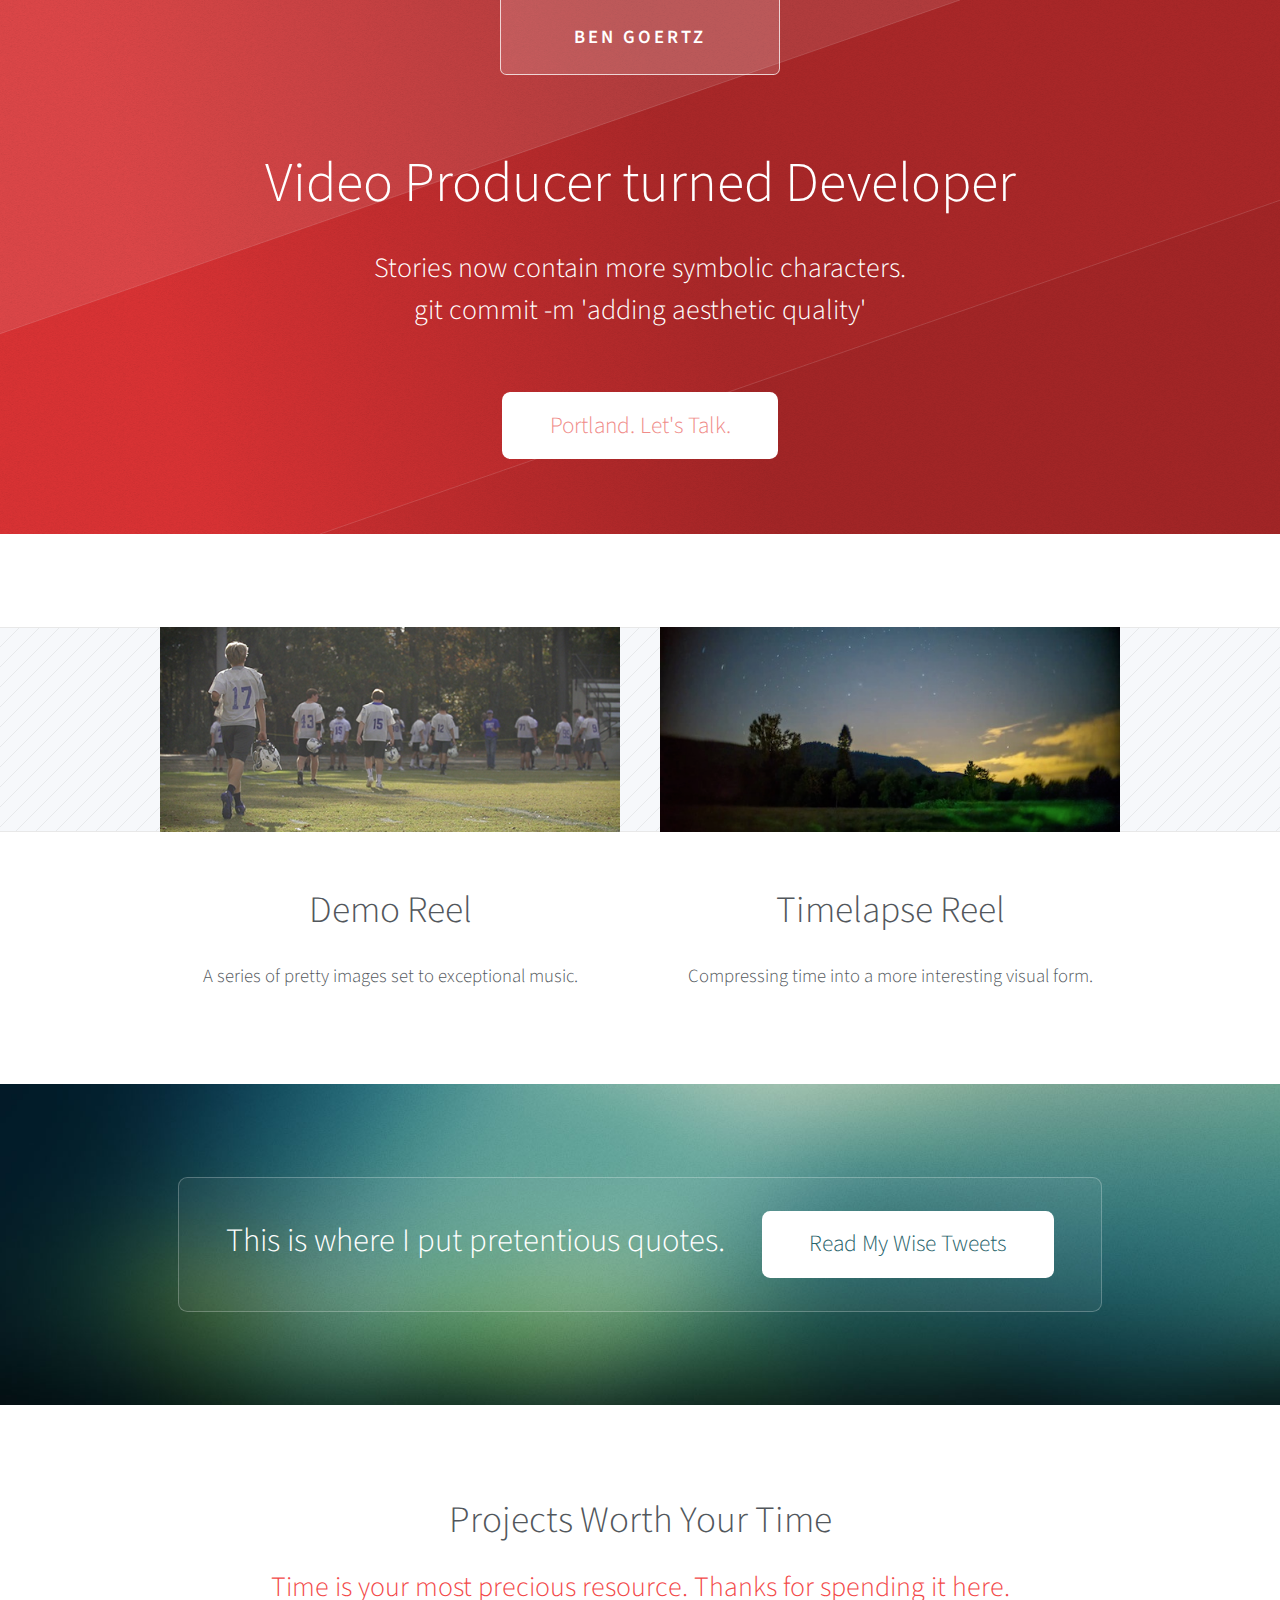
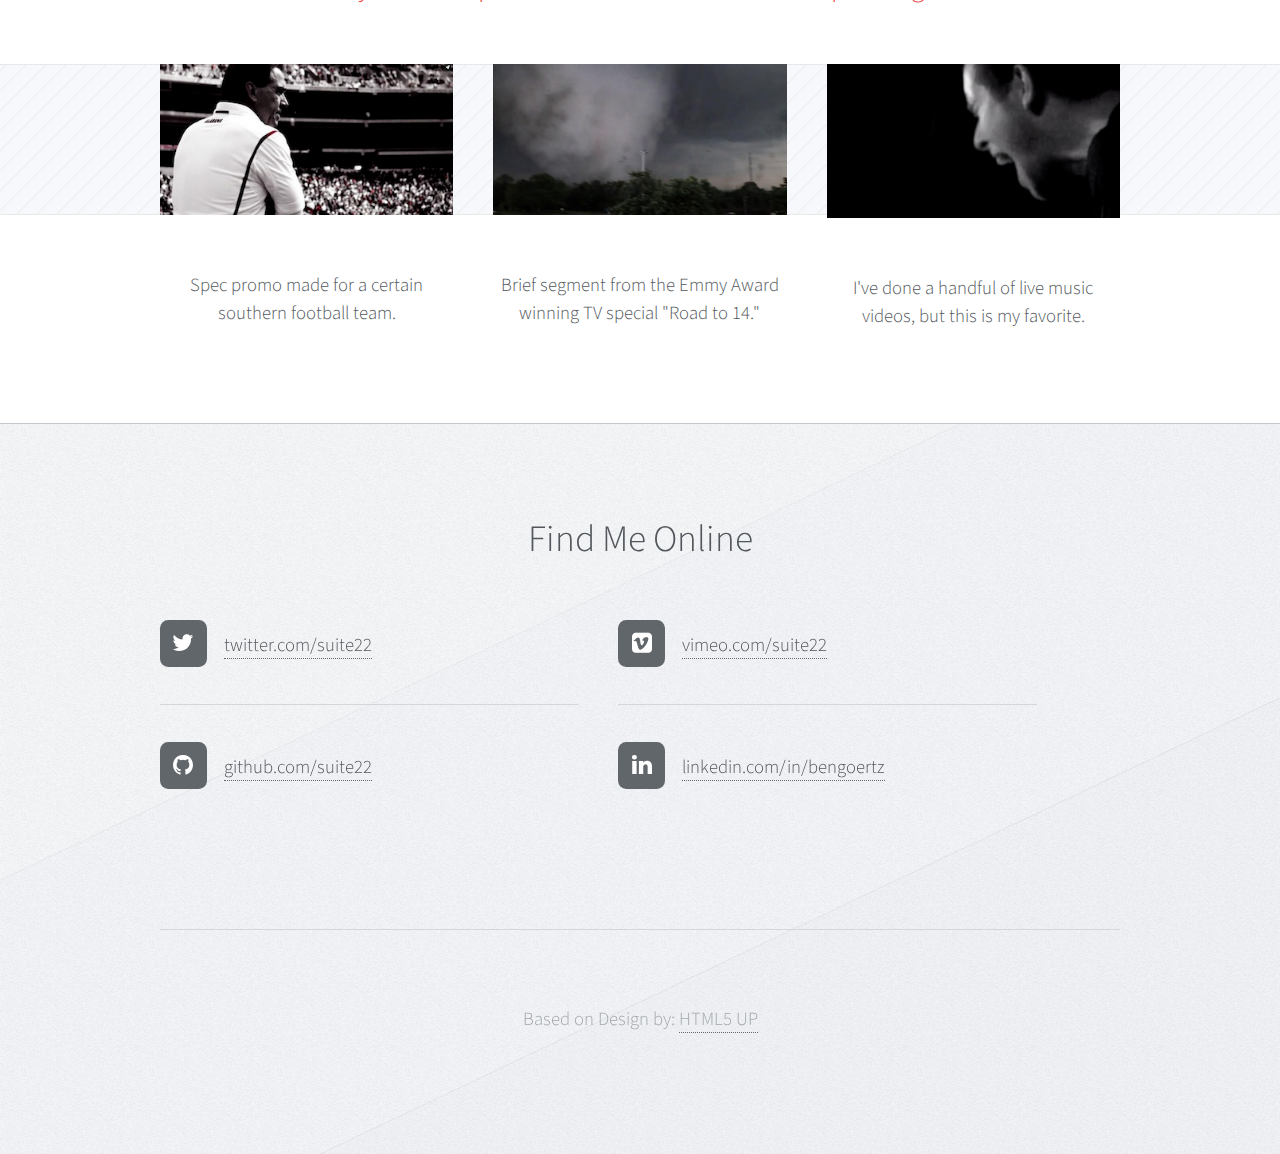
<file: index.html>
<!DOCTYPE HTML>
<!--
	Telephasic 1.1 by HTML5 UP
	html5up.net | @n33co
	Free for personal and commercial use under the CCA 3.0 license (html5up.net/license)
-->
<html>
	<head>
		<title>Ben Goertz</title>
		<meta http-equiv="content-type" content="text/html; charset=utf-8" />
		<meta name="description" content="" />
		<meta name="keywords" content="" />
		<link href="http://fonts.googleapis.com/css?family=Source+Sans+Pro:300,600" rel="stylesheet" type="text/css" />
		<!--[if lte IE 8]><script src="js/html5shiv.js"></script><![endif]-->
		<script src="js/jquery.min.js"></script>
		<script src="js/jquery.dropotron.min.js"></script>
		<script src="js/skel.min.js"></script>
		<script src="js/skel-panels.min.js"></script>
		<script src="js/init.js"></script>
		<noscript>
			<link rel="stylesheet" href="css/skel-noscript.css" />
			<link rel="stylesheet" href="css/style.css" />
			<link rel="stylesheet" href="css/style-n1.css" />
		</noscript>
	</head>
	<body class="homepage">

		<!-- Header Wrapper -->
			<div id="header-wrapper">
						
				<!-- Header -->
					<div id="header" class="container">
						
						<!-- Logo -->
							<h1 id="logo"><a href="index.html">Ben Goertz</a></h1>
						
						<!-- Nav -->
						<!--
							<nav id="nav">
								<ul>
									<li>
										<a href="">Dropdown</a>
										<ul>
											<li><a href="#">Lorem ipsum dolor</a></li>
											<li><a href="#">Magna phasellus</a></li>
											<li><a href="#">Etiam dolore nisl</a></li>
											<li>
												<span>Phasellus consequat</span>
												<ul>
													<li><a href="#">Lorem ipsum dolor</a></li>
													<li><a href="#">Phasellus consequat</a></li>
													<li><a href="#">Magna phasellus</a></li>
													<li><a href="#">Etiam dolore nisl</a></li>
												</ul>
											</li>
											<li><a href="#">Veroeros feugiat</a></li>
										</ul>
									</li>
									<li><a href="left-sidebar.html">Left Sidebar</a></li>
									<li class="break"><a href="right-sidebar.html">Right Sidebar</a></li>
									<li><a href="no-sidebar.html">No Sidebar</a></li>
								</ul>
							</nav>
						-->

					</div>

				<!-- Hero -->
					<section id="hero" class="container">
						<header>
							<h2>Video Producer turned Developer</h2>
						</header>
						<p>
							Stories now contain more symbolic characters.<br>
							git commit -m 'adding aesthetic quality'
						</p>
						<ul class="actions">
							<li><a href="#footer" class="button">Portland. Let's Talk.</a></li>
						</ul>
					</section>

			</div>

		<!-- Features 1 -->
			<div class="wrapper">

				<div class="container">
					<div class="row">
						<section class="6u feature">
							<div class="image-wrapper first">
								<a href="https://vimeo.com/92269602" class="image full first"><img src="images/1DemoReel2014_B.jpg" alt="" /></a>
							</div>
							<header>
								<h2>Demo Reel</h2>
							</header>
							<p>A series of pretty images set to exceptional music.</p>
							<!--<ul class="actions">
								<li><a href="#" class="button">Elevate my awareness</a></li>
							</ul>-->
						</section>
						<section class="6u feature">
							<div class="image-wrapper">
								<a href="https://vimeo.com/89745119" class="image full"><img src="images/2timelapse_B.jpg" alt="" /></a>
							</div>
							<header>
								<h2>Timelapse Reel</h2>
							</header>
							<p>Compressing time into a more interesting visual form.</p>
							<!--<ul class="actions">
								<li><a href="#" class="button">Elevate my awareness</a></li>
							</ul>-->
						</section>
					</div>
				</div>

			</div>
			
		<!-- Promo -->
			<div id="promo-wrapper">
			
				<section id="promo">
					<h2>This is where I put pretentious quotes.</h2>
					<a href="https://twitter.com/suite22" class="button">Read My Wise Tweets</a>
				</section>
			
			</div>
			
		<!-- Features 2 -->
			<div class="wrapper">
			
				<section class="container">
					<header class="major">
						<h2>Projects Worth Your Time</h2>
						<span>Time is your most precious resource. Thanks for spending it here.</span>
					</header>
					<div class="row features">
						<section class="4u feature">
							<div class="image-wrapper first">
								<a href="https://vimeo.com/15411062" class="image full"><img src="images/3BackOnTop_A.jpg" alt="" /></a>
							</div>
							<p>Spec promo made for a certain southern football team.</p>
						</section>
						<section class="4u feature">
							<div class="image-wrapper">
								<a href="https://vimeo.com/34638032" class="image full"><img src="images/5tornado_A.jpg" alt="" /></a>
							</div>
							<p>Brief segment from the Emmy Award winning TV special "Road to 14."</p>
						</section>
						<section class="4u feature">
							<div class="image-wrapper">
								<a href="https://vimeo.com/14411082" class="image full"><img src="images/4Seymour_A.jpg" alt="" /></a>
							</div>
							<p>I've done a handful of live music videos, but this is my favorite.</p>
						</section>
					</div>
					<!--<ul class="actions major">
						<li><a href="#" class="button">Elevate my awareness</a></li>
					</ul>-->
				</section>
			
			</div>

		<!-- Footer Wrapper -->
			<div id="footer-wrapper">

				<!-- Footer -->
					<div id="footer" class="container">
						<header class="major">
							<h2>Find Me Online</h2>
							<!--<span>Lorem ipsum dolor sit amet consectetur et sed adipiscing elit. Curabitur vel sem sit<br />
							dolor neque semper magna lorem ipsum feugiat veroeros lorem ipsum dolore.</span>-->
						</header>
						<div class="row">
							<!--<section class="6u">
								<form method="post" action="#">
									<div class="row half">
										<div class="6u">
											<input name="name" placeholder="Name" type="text" class="text" />
										</div>
										<div class="6u">
											<input name="email" placeholder="Email" type="text" class="text" />
										</div>
									</div>
									<div class="row half">
										<div class="12u">
											<textarea name="message" placeholder="Message"></textarea>
										</div>
									</div>
									<div class="row half">
										<div class="12u">
											<ul class="actions">
												<li><a href="#" class="button">Send Message</a></li>
												<li><a href="#" class="button">Clear Form</a></li>
											</ul>
										</div>
									</div>
								</form>
							</section>-->
							<section class="11u">
								<div class="row no-collapse-1">
									<ul class="divided icons 6u">
										<li class="fa fa-twitter"><a href="https://twitter.com/suite22"><span class="extra">twitter.com/</span>suite22</a></li>
										<li class="fa fa-github"><a href="https://github.com/suite22"><span class="extra">github.com/</span>suite22</a></li>
									</ul>
									<ul class="divided icons 6u">
										<li class="fa fa-vimeo-square"><a href="http://vimeo.com/suite22"><span class="extra">vimeo.com/</span>suite22</a></li>
										<li class="fa fa-linkedin"><a href="http://www.linkedin.com/in/bengoertz/"><span class="extra">linkedin.com/</span>in/bengoertz</a></li>
									</ul>
								</div>
							</section>
						</div>
					</div>

				<!-- Copyright -->
					<div id="copyright" class="container">
						<ul class="menu">
							<!--<li>&copy; Untitled. All rights reserved.</li>-->
							<li>Based on Design by: <a href="http://html5up.net/">HTML5 UP</a></li>
						</ul>
					</div>

			</div>
			<script>
			  (function(i,s,o,g,r,a,m){i['GoogleAnalyticsObject']=r;i[r]=i[r]||function(){
			  (i[r].q=i[r].q||[]).push(arguments)},i[r].l=1*new Date();a=s.createElement(o),
			  m=s.getElementsByTagName(o)[0];a.async=1;a.src=g;m.parentNode.insertBefore(a,m)
			  })(window,document,'script','//www.google-analytics.com/analytics.js','ga');

			  ga('create', 'UA-17592360-1', 'bengoertz.com');
			  ga('send', 'pageview');
			</script>
	</body>
</html>
</file>
<file: css/style-n1.css>
/*
	Telephasic 1.1 by HTML5 UP
	html5up.net | @n33co
	Free for personal and commercial use under the CCA 3.0 license (html5up.net/license)
*/

/*********************************************************************************/
/* Basic                                                                         */
/*********************************************************************************/

	body,input,textarea,select
	{
		line-height: 1.75em;
		font-size: 15pt;
	}

	header
	{
		margin-bottom: 1.5em;
	}

		header > span
		{
			padding: 0.75em 0 1em 0;
			font-size: 1.5em;
			line-height: 1.5em;
		}

	h2
	{
		font-size: 2em;
		line-height: 1.25em;
	}

	h3
	{
		font-size: 1.5em;
		line-height: 1.5em;
	}

/*********************************************************************************/
/* Header                                                                        */
/*********************************************************************************/

	#logo
	{
		position: absolute;
		z-index: 1;
		top: 0;
		left: 50%;
		width: 15em;
		margin-left: -7.5em;
		height: 4em;
	}
	
		#logo a
		{
			display: block;
			width: 100%;
			height: 100%;
			line-height: 4em;
			background: rgba(255,255,255,0.15);
			border: 0;
			border: solid 1px rgba(255,255,255,0.75);
			border-top: 0;
			border-radius: 0 0 0.35em 0.35em;
			color: #fff;
			display: inline-block;
			font-weight: 600;
			letter-spacing: 3px;
			text-align: center;
			text-transform: uppercase;
		}

	#nav
	{
		text-align: center;
		position: absolute;
		top: 0;
		left: 0;
		width: 100%;
		height: 4em;
		line-height: 4em;
	}

		#nav > ul
		{
			margin: 0;
		}

			#nav > ul > li > ul
			{
				display: none;
			}
		
			#nav > ul > li
			{
				display: inline-block;
				margin-left: 1em;
			}
			
				#nav > ul > li > span,
				#nav > ul > li > a
				{
					color: #fff;
					text-decoration: none;
					outline: 0;
					border: 0;
					border: solid 1px rgba(255,255,255,0);
					border-radius: 0.35em;
					padding: 0.3em 1em 0.3em 1em;
					-moz-transition: border-color 0.25s ease-in-out, background-color 0.25s ease-in-out;
					-webkit-transition: border-color 0.25s ease-in-out, background-color 0.25s ease-in-out;
					-o-transition: border-color 0.25s ease-in-out, background-color 0.25s ease-in-out;
					-ms-transition: border-color 0.25s ease-in-out, background-color 0.25s ease-in-out;
					transition: border-color 0.25s ease-in-out, background-color 0.25s ease-in-out;
				}

			#nav > ul > li.active > span,
			#nav > ul > li.active > a
			{
				border-color: rgba(255,255,255,0.75);
				background-color: rgba(255,255,255,0.15);
				color: #fff;
			}

			#nav > ul > li:first-child
			{
				margin-left: 0;
			}

			#nav > ul > li.break
			{
				margin-left: 20em;
			}
			
	.dropotron
	{
		text-align: left;
		line-height: 2em;
		border-radius: 0.35em;
		min-width: 12em;
		background: #fff;
		line-height: 1em;
		padding: 0.85em 0 0.85em 0;
		box-shadow: 0px 1px 3px 0px rgba(0,0,0,0.25);
		margin-top: -0.8em;
	}

		.dropotron a,
		.dropotron span
		{
			display: block;
			padding: 0.65em 1em 0.65em 1em;
			border-top: solid 1px #e8e8e8;
			border-bottom: 0;
		}
		
		.dropotron li:first-child > a,
		.dropotron li:first-child > span
		{
			border-top: 0;
		}
	
		.dropotron li.active > a,
		.dropotron li.active > span
		{
			color: #f35858;
		}
	
	.dropotron.level-0
	{
		font-size: 0.9em;
		margin-top: 0;
	}

		.dropotron.level-0:before
		{
			content: '';
			position: absolute;
			top: -1em;
			width: 1em;
			height: 1em;
			border-bottom: solid 0.5em #fff;
			border-left: solid 0.5em rgba(255,255,255,0);
			border-right: solid 0.5em rgba(255,255,255,0);
		}

		.dropotron.level-0.center:before
		{
			left: 50%;
			margin-left: -0.5em;
		}

		.dropotron.level-0.left:before
		{
			left: 1em;
		}

		.dropotron.level-0.right:before
		{
			right: 1em;
		}

/*********************************************************************************/
/* Wrappers                                                                      */
/*********************************************************************************/

	.wrapper
	{
		padding: 6em 0 6em 0;
	}

	#header-wrapper
	{
		padding: 4em 0 2em 0;
		
		/*
			If you're using your own background image here, change this to:

			background-size: cover;
		*/
		
		background-size: 100% 620%;
	}
	
		.homepage #header-wrapper
		{
			padding: 10em 0 6em 0;

			/*
				If you're using your own background image here, change this to:

				background-size: cover;
			*/

			background-size: 100% 100%;
		}
	
	#promo-wrapper
	{
		padding: 6em 0 6em 0;
	}
	
	#footer-wrapper
	{
		padding: 6em 0 6em 0;
	}

/*********************************************************************************/
/* Hero                                                                          */
/*********************************************************************************/

	#hero
	{
	}
	
		#hero h2
		{
			font-size: 3em;
		}
		
		#hero p
		{
			font-size: 1.5em;
			line-height: 1.5em;
		}
		
		#hero .button
		{
			font-size: 1.25em;
		}
		
/*********************************************************************************/
/* Promo                                                                         */
/*********************************************************************************/

	#promo
	{
		padding: 1.75em 2.5em 1.75em 2.5em;
		display: inline-block;
	}
	
		#promo .button
		{
			font-size: 1.25em;
		}
		
		#promo h2
		{
			display: inline-block;
			margin-right: 1em;
			font-size: 1.75em;
		}

/*********************************************************************************/
/* Main                                                                          */
/*********************************************************************************/

	#main
	{
		padding-bottom: 4em;
	}

/*********************************************************************************/
/* Content                                                                       */
/*********************************************************************************/

	.right-sidebar #content
	{
		padding-right: 2em;
	}

	.left-sidebar #content
	{
		padding-left: 2em;
	}

/*********************************************************************************/
/* Sidebar                                                                       */
/*********************************************************************************/

	#sidebar
	{
	}
	
		#sidebar section
		{
			border-top: solid 1px #d2d7dc;
			margin-top: 3em;
			padding-top: 3em;
		}

		#sidebar section:first-child
		{
			border-top: 0;
			margin-top: 0;
			padding-top: 0;
		}

/*********************************************************************************/
/* Footer                                                                        */
/*********************************************************************************/

	#footer
	{
	}
		
		#footer header.major
		{
			margin-bottom: 3em;
		}

/*********************************************************************************/
/* Copyright                                                                     */
/*********************************************************************************/

	#copyright
	{
		padding-top: 4em;
		margin-top: 6em;
	}
</file>
<file: css/skel-noscript.css>
/* Resets (http://meyerweb.com/eric/tools/css/reset/ | v2.0 | 20110126 | License: none (public domain)) */

	html,body,div,span,applet,object,iframe,h1,h2,h3,h4,h5,h6,p,blockquote,pre,a,abbr,acronym,address,big,cite,code,del,dfn,em,img,ins,kbd,q,s,samp,small,strike,strong,sub,sup,tt,var,b,u,i,center,dl,dt,dd,ol,ul,li,fieldset,form,label,legend,table,caption,tbody,tfoot,thead,tr,th,td,article,aside,canvas,details,embed,figure,figcaption,footer,header,hgroup,menu,nav,output,ruby,section,summary,time,mark,audio,video{margin:0;padding:0;border:0;font-size:100%;font:inherit;vertical-align:baseline;}article,aside,details,figcaption,figure,footer,header,hgroup,menu,nav,section{display:block;}body{line-height:1;}ol,ul{list-style:none;}blockquote,q{quotes:none;}blockquote:before,blockquote:after,q:before,q:after{content:'';content:none;}table{border-collapse:collapse;border-spacing:0;}body{-webkit-text-size-adjust:none}

/* Box Model */

	*, *:before, *:after {
		-moz-box-sizing: border-box;
		-webkit-box-sizing: border-box;
		-o-box-sizing: border-box;
		-ms-box-sizing: border-box;
		box-sizing: border-box;
	}

/* Container */

	body {
		min-width: 1200px;
	}

	.container {
		width: 1200px;
		margin-left: auto;
		margin-right: auto;
	}

	/* Modifiers */
	
		.container.small {
			width: 900px;
		}

		.container.big {
			width: 100%;
			max-width: 1500px;
			min-width: 1200px;
		}

/* Grid */

	/* Cells */

		.\31 2u { width: 100% }
		.\31 1u { width: 91.6666666667% }
		.\31 0u { width: 83.3333333333% }
		.\39 u { width: 75% }
		.\38 u { width: 66.6666666667% }
		.\37 u { width: 58.3333333333% }
		.\36 u { width: 50% }
		.\35 u { width: 41.6666666667% }
		.\34 u { width: 33.3333333333% }
		.\33 u { width: 25% }
		.\32 u { width: 16.6666666667% }
		.\31 u { width: 8.3333333333% }
		.\-11u { margin-left: 91.6666666667% }
		.\-10u { margin-left: 83.3333333333% }
		.\-9u { margin-left: 75% }
		.\-8u { margin-left: 66.6666666667% }
		.\-7u { margin-left: 58.3333333333% }
		.\-6u { margin-left: 50% }
		.\-5u { margin-left: 41.6666666667% }
		.\-4u { margin-left: 33.3333333333% }
		.\-3u { margin-left: 25% }
		.\-2u { margin-left: 16.6666666667% }
		.\-1u { margin-left: 8.3333333333% }

		.row > * {
			padding: 50px 0 0 50px;
			float: left;
			-moz-box-sizing: border-box;
			-webkit-box-sizing: border-box;
			-o-box-sizing: border-box;
			-ms-box-sizing: border-box;
			box-sizing: border-box;
		}

		.row + .row > * {
			padding-top: 50px;
		}

		.row {
			margin-left: -50px;
		}

	/* Rows */

		.row:after {
			content: '';
			display: block;
			clear: both;
			height: 0;
		}

		.row:first-child > * {
			padding-top: 0;
		}

		.row > * {
			padding-top: 0;
		}

		/* Modifiers */

			/* Flush */

				.row.flush {
					margin-left: 0;
				}

				.row.flush > * {
					padding: 0 !important;
				}

			/* Quarter */

				.row.quarter > * {
					padding: 12.5px 0 0 12.5px;
				}

				.row.quarter + .row.quarter > * {
					padding-top: 12.5px;
				}

				.row.quarter {
					margin-left: -12.5px;
				}

			/* Half */

				.row.half > * {
					padding: 25px 0 0 25px;
				}

				.row.half + .row.half > * {
					padding-top: 25px;
				}

				.row.half {
					margin-left: -25px;
				}

			/* One and (a) Half */

				.row.oneandhalf > * {
					padding: 75px 0 0 75px;
				}

				.row.oneandhalf + .row.oneandhalf > * {
					padding-top: 75px;
				}

				.row.oneandhalf {
					margin-left: -75px;
				}

			/* Double */

				.row.double > * {
					padding: 100px 0 0 100px;
				}

				.row.double + .row.double > * {
					padding-top: 100px;
				}

				.row.double {
					margin-left: -100px;
				}
</file>
<file: css/style.css>
@charset 'UTF-8';

@font-face{font-family:'FontAwesome';src:url('font/fontawesome-webfont.eot?v=4.0.1');src:url('font/fontawesome-webfont.eot?#iefix&v=4.0.1') format('embedded-opentype'),url('font/fontawesome-webfont.woff?v=4.0.1') format('woff'),url('font/fontawesome-webfont.ttf?v=4.0.1') format('truetype'),url('font/fontawesome-webfont.svg?v=4.0.1#fontawesomeregular') format('svg');font-weight:normal;font-style:normal}

/*
	Telephasic 1.1 by HTML5 UP
	html5up.net | @n33co
	Free for personal and commercial use under the CCA 3.0 license (html5up.net/license)
*/

/*********************************************************************************/
/* Basic                                                                         */
/*********************************************************************************/

	body
	{
		background: #f5f7fa;
	}

	body,input,textarea,select
	{
		font-family: 'Source Sans Pro', sans-serif;
		font-weight: 300;
		color: #52575c;
	}

	h1,h2,h3,h4,h5,h6
	{
		font-weight: 300;
		color: #52575c;
	}
	
		h1 a, h2 a, h3 a, h4 a, h5 a, h6 a
		{
			color: inherit;
			text-decoration: none;
		}

	a
	{
		color: inherit;
		text-decoration: none;
		border-bottom: dotted 1px #62676c;
		-moz-transition: color 0.25s ease-in-out, border-color 0.25s ease-in-out, background-color 0.25s ease-in-out;
		-webkit-transition: color 0.25s ease-in-out, border-color 0.25s ease-in-out, background-color 0.25s ease-in-out;
		-o-transition: color 0.25s ease-in-out, border-color 0.25s ease-in-out, background-color 0.25s ease-in-out;
		-ms-transition: color 0.25s ease-in-out, border-color 0.25s ease-in-out, background-color 0.25s ease-in-out;
		transition: color 0.25s ease-in-out, border-color 0.25s ease-in-out, background-color 0.25s ease-in-out;
	}
	
		a:hover
		{
			color: #f35858;
			border-bottom-color: rgba(255,255,255,0);
		}

	strong, b
	{
		font-weight: 300;
		color: #42474c;
	}
	
	em, i
	{
		font-style: italic;
	}
	
	sub
	{
		position: relative;
		top: 0.5em;
		font-size: 0.8em;
	}
	
	sup
	{
		position: relative;
		top: -0.5em;
		font-size: 0.8em;
	}
	
	hr
	{
		border: 0;
		border-top: solid 1px #ddd;
	}
	
	blockquote
	{
		border-left: solid 0.5em #ddd;
		padding: 1em 0 1em 2em;
		font-style: italic;
	}
	
	p, ul, ol, dl, table, .features
	{
		margin-bottom: 1.5em;
	}

	br.clear
	{
		clear: both;
	}

	header
	{
	}
	
		header > span
		{
			display: block;
			color: #f34848;
		}

		header.major
		{
			text-align: center;
		}

	.feature
	{
		text-align: center;
	}
	
	/* Sections/Articles */
	
		section,
		article
		{
			margin-bottom: 3em;
		}
		
		section > :last-child,
		article > :last-child
		{
			margin-bottom: 0;
		}

		section:last-child,
		article:last-child
		{
			margin-bottom: 0;
		}
		
		.row > section,
		.row > article
		{
			margin-bottom: 0;
		}

	/* Images */

		.image
		{
			display: inline-block;
			-moz-transition: opacity 0.25s ease-in-out;
			-webkit-transition: opacity 0.25s ease-in-out;
			-o-transition: opacity 0.25s ease-in-out;
			-ms-transition: opacity 0.25s ease-in-out;
			transition: opacity 0.25s ease-in-out;
			outline: 0;
			border: 0;
		}
		
			.image img
			{
				display: block;
				width: 100%;
			}

			.image.full
			{
				display: block;
				width: 100%;
				margin: 0 0 3em 0;
			}
			
			.image.left
			{
				float: left;
				margin: 0 2em 2em 0;
			}
			
			.image.centered
			{
				display: block;
				margin: 0 0 3em 0;
			}

				.image.centered img
				{
					margin: 0 auto;
					width: auto;
				}

			a.image:hover
			{
				opacity: 0.85;
			}

	/* Lists */

		ul.default
		{
		}

		ul.actions
		{
			padding-top: 1em;
		}
		
			ul.actions.major
			{
				text-align: center;
			}
		
			ul.actions li
			{
				display: inline-block;
				margin-left: 1em;
			}
			
				ul.actions li:first-child
				{
					margin-left: 0;
				}

		ul.divided
		{
		}

			ul.divided li
			{
				border-top: solid 1px #d2d7dc;
				padding-top: 2em;
				margin-top: 2em;
			}
			
			ul.divided li:first-child
			{
				padding-top: 0;
				margin-top: 0;
				border-top: 0;
			}

		ul.icons
		{
		}
		
			ul.icons li:before
			{
				display: inline-block;
				color: #fff;
				background: #61666b;
				width: 2em;
				height: 2em;
				border-radius: 0.35em;
				text-align: center;
				line-height: 2em;
				margin-right: 0.75em;
			}

		ul.menu
		{
		}
		
			ul.menu li
			{
				display: inline-block;
				border-left: solid 1px #d2d7dc;
				padding-left: 1em;
				margin-left: 1em;
			}
			
			ul.menu li:first-child
			{
				border-left: 0;
				padding-left: 0;
				margin-left: 0;
			}

		ol.default
		{
		}

	/* Forms */

		form
		{
		}
		
			form .actions
			{
				padding-top: 0;
			}
		
			form label
			{
				display: block;
			}
		
			form input.text,
			form select,
			form textarea
			{
				-webkit-appearance: none;
				display: block;
				background: #f3f4f5;
				border: solid 1px #d2d7dc;
				border-radius: 0.35em;
				width: 100%;
				padding: 0.85em;
				-moz-transition: background-color 0.25s ease-in-out;
				-webkit-transition: background-color 0.25s ease-in-out;
				-o-transition: background-color 0.25s ease-in-out;
				-ms-transition: background-color 0.25s ease-in-out;
				transition: background-color 0.25s ease-in-out;
			}

				form input.text:focus,
				form select:focus,
				form textarea:focus
				{
					background: #fff;
				}
				
				form textarea
				{
					min-height: 7em;
				}

				form .formerize-placeholder
				{
					color: #555 !important;
				}

				form ::-webkit-input-placeholder
				{
					color: #555 !important;
				}

				form :-moz-placeholder
				{
					color: #555 !important;
				}

				form ::-moz-placeholder
				{
					color: #555 !important;
				}

				form :-ms-input-placeholder
				{
					color: #555 !important;
				}

				form ::-moz-focus-inner
				{
					border: 0;
				}
			
	/* Tables */
	
		table
		{
			width: 100%;
		}
		
			table.style1
			{
				width: 100%;
			}
			
				table.style1 tbody tr:nth-child(2n+2)
				{
					background: #f4f4f4;
				}
				
				table.style1 td
				{
					padding: 0.5em 1em 0.5em 1em;
				}
				
				table.style1 th
				{
					text-align: left;
					font-weight: bold;
					padding: 0.5em 1em 0.5em 1em;
				}
			
				table.style1 thead
				{
					background: #444;
					color: #fff;
				}
				
				table.style1 tfoot
				{
					background: #eee;
				}
				
				table.style1 tbody
				{
				}

	/* Buttons */
		
		.button
		{
			display: inline-block;
			color: inherit;
			text-decoration: none;
			border: solid 1px #c2c7cc;
			border-radius: 0.35em;
			padding: 0.8em 2em 0.8em 2em;
		}

			.button:hover
			{
				color: #f35858;
				border-color: rgba(243,88,88,0.5);
			}
			
			.button:active
			{
			}
		
			.button.alt
			{
			}

				.button.alt:hover
				{
				}
				
				.button.alt:active
				{
				}
		
			.button.small
			{
			}
			
			.button.big
			{
			}
			
			.button.huge
			{
			}

/*********************************************************************************/
/* Icons                                                                         */
/* Powered by Font Awesome by Dave Gandy | http://fontawesome.io                 */
/* Licensed under the SIL OFL 1.1 (font), MIT (CSS)                              */
/*********************************************************************************/

	.fa
	{
		text-decoration: none;
	}

		.fa.solo
		{
		}
		
			.fa.solo span
			{
				display: none;
			}

		.fa:before
		{
			display:inline-block;
			font-family: FontAwesome;
			font-size: 1.25em;
			text-decoration: none;
			font-style: normal;
			font-weight: normal;
			line-height: 1;
			-webkit-font-smoothing:antialiased;
			-moz-osx-font-smoothing:grayscale;
		}

		.fa-lg{font-size:1.3333333333333333em;line-height:.75em;vertical-align:-15%}
		.fa-2x{font-size:2em}
		.fa-3x{font-size:3em}
		.fa-4x{font-size:4em}
		.fa-5x{font-size:5em}
		.fa-fw{width:1.2857142857142858em;text-align:center}
		.fa-ul{padding-left:0;margin-left:2.142857142857143em;list-style-type:none}.fa-ul>li{position:relative}
		.fa-li{position:absolute;left:-2.142857142857143em;width:2.142857142857143em;top:.14285714285714285em;text-align:center}.fa-li.fa-lg{left:-1.8571428571428572em}
		.fa-border{padding:.2em .25em .15em;border:solid .08em #eee;border-radius:.1em}
		.pull-right{float:right}
		.pull-left{float:left}
		.fa.pull-left{margin-right:.3em}
		.fa.pull-right{margin-left:.3em}
		.fa-spin{-webkit-animation:spin 2s infinite linear;-moz-animation:spin 2s infinite linear;-o-animation:spin 2s infinite linear;animation:spin 2s infinite linear}
		@-moz-keyframes spin{0%{-moz-transform:rotate(0deg)} 100%{-moz-transform:rotate(359deg)}}@-webkit-keyframes spin{0%{-webkit-transform:rotate(0deg)} 100%{-webkit-transform:rotate(359deg)}}@-o-keyframes spin{0%{-o-transform:rotate(0deg)} 100%{-o-transform:rotate(359deg)}}@-ms-keyframes spin{0%{-ms-transform:rotate(0deg)} 100%{-ms-transform:rotate(359deg)}}@keyframes spin{0%{transform:rotate(0deg)} 100%{transform:rotate(359deg)}}.fa-rotate-90{filter:progid:DXImageTransform.Microsoft.BasicImage(rotation=1);-webkit-transform:rotate(90deg);-moz-transform:rotate(90deg);-ms-transform:rotate(90deg);-o-transform:rotate(90deg);transform:rotate(90deg)}
		.fa-rotate-180{filter:progid:DXImageTransform.Microsoft.BasicImage(rotation=2);-webkit-transform:rotate(180deg);-moz-transform:rotate(180deg);-ms-transform:rotate(180deg);-o-transform:rotate(180deg);transform:rotate(180deg)}
		.fa-rotate-270{filter:progid:DXImageTransform.Microsoft.BasicImage(rotation=3);-webkit-transform:rotate(270deg);-moz-transform:rotate(270deg);-ms-transform:rotate(270deg);-o-transform:rotate(270deg);transform:rotate(270deg)}
		.fa-flip-horizontal{filter:progid:DXImageTransform.Microsoft.BasicImage(rotation=0, mirror=1);-webkit-transform:scale(-1, 1);-moz-transform:scale(-1, 1);-ms-transform:scale(-1, 1);-o-transform:scale(-1, 1);transform:scale(-1, 1)}
		.fa-flip-vertical{filter:progid:DXImageTransform.Microsoft.BasicImage(rotation=2, mirror=1);-webkit-transform:scale(1, -1);-moz-transform:scale(1, -1);-ms-transform:scale(1, -1);-o-transform:scale(1, -1);transform:scale(1, -1)}
		.fa-stack{position:relative;display:inline-block;width:2em;height:2em;line-height:2em;vertical-align:middle}
		.fa-stack-1x,.fa-stack-2x{position:absolute;left:0;width:100%;text-align:center}
		.fa-stack-1x{line-height:inherit}
		.fa-stack-2x{font-size:2em}
		.fa-inverse{color:#fff}
		.fa-glass:before{content:"\f000"}
		.fa-music:before{content:"\f001"}
		.fa-search:before{content:"\f002"}
		.fa-envelope-o:before{content:"\f003"}
		.fa-heart:before{content:"\f004"}
		.fa-star:before{content:"\f005"}
		.fa-star-o:before{content:"\f006"}
		.fa-user:before{content:"\f007"}
		.fa-film:before{content:"\f008"}
		.fa-th-large:before{content:"\f009"}
		.fa-th:before{content:"\f00a"}
		.fa-th-list:before{content:"\f00b"}
		.fa-check:before{content:"\f00c"}
		.fa-times:before{content:"\f00d"}
		.fa-search-plus:before{content:"\f00e"}
		.fa-search-minus:before{content:"\f010"}
		.fa-power-off:before{content:"\f011"}
		.fa-signal:before{content:"\f012"}
		.fa-gear:before,.fa-cog:before{content:"\f013"}
		.fa-trash-o:before{content:"\f014"}
		.fa-home:before{content:"\f015"}
		.fa-file-o:before{content:"\f016"}
		.fa-clock-o:before{content:"\f017"}
		.fa-road:before{content:"\f018"}
		.fa-download:before{content:"\f019"}
		.fa-arrow-circle-o-down:before{content:"\f01a"}
		.fa-arrow-circle-o-up:before{content:"\f01b"}
		.fa-inbox:before{content:"\f01c"}
		.fa-play-circle-o:before{content:"\f01d"}
		.fa-rotate-right:before,.fa-repeat:before{content:"\f01e"}
		.fa-refresh:before{content:"\f021"}
		.fa-list-alt:before{content:"\f022"}
		.fa-lock:before{content:"\f023"}
		.fa-flag:before{content:"\f024"}
		.fa-headphones:before{content:"\f025"}
		.fa-volume-off:before{content:"\f026"}
		.fa-volume-down:before{content:"\f027"}
		.fa-volume-up:before{content:"\f028"}
		.fa-qrcode:before{content:"\f029"}
		.fa-barcode:before{content:"\f02a"}
		.fa-tag:before{content:"\f02b"}
		.fa-tags:before{content:"\f02c"}
		.fa-book:before{content:"\f02d"}
		.fa-bookmark:before{content:"\f02e"}
		.fa-print:before{content:"\f02f"}
		.fa-camera:before{content:"\f030"}
		.fa-font:before{content:"\f031"}
		.fa-bold:before{content:"\f032"}
		.fa-italic:before{content:"\f033"}
		.fa-text-height:before{content:"\f034"}
		.fa-text-width:before{content:"\f035"}
		.fa-align-left:before{content:"\f036"}
		.fa-align-center:before{content:"\f037"}
		.fa-align-right:before{content:"\f038"}
		.fa-align-justify:before{content:"\f039"}
		.fa-list:before{content:"\f03a"}
		.fa-dedent:before,.fa-outdent:before{content:"\f03b"}
		.fa-indent:before{content:"\f03c"}
		.fa-video-camera:before{content:"\f03d"}
		.fa-picture-o:before{content:"\f03e"}
		.fa-pencil:before{content:"\f040"}
		.fa-map-marker:before{content:"\f041"}
		.fa-adjust:before{content:"\f042"}
		.fa-tint:before{content:"\f043"}
		.fa-edit:before,.fa-pencil-square-o:before{content:"\f044"}
		.fa-share-square-o:before{content:"\f045"}
		.fa-check-square-o:before{content:"\f046"}
		.fa-move:before{content:"\f047"}
		.fa-step-backward:before{content:"\f048"}
		.fa-fast-backward:before{content:"\f049"}
		.fa-backward:before{content:"\f04a"}
		.fa-play:before{content:"\f04b"}
		.fa-pause:before{content:"\f04c"}
		.fa-stop:before{content:"\f04d"}
		.fa-forward:before{content:"\f04e"}
		.fa-fast-forward:before{content:"\f050"}
		.fa-step-forward:before{content:"\f051"}
		.fa-eject:before{content:"\f052"}
		.fa-chevron-left:before{content:"\f053"}
		.fa-chevron-right:before{content:"\f054"}
		.fa-plus-circle:before{content:"\f055"}
		.fa-minus-circle:before{content:"\f056"}
		.fa-times-circle:before{content:"\f057"}
		.fa-check-circle:before{content:"\f058"}
		.fa-question-circle:before{content:"\f059"}
		.fa-info-circle:before{content:"\f05a"}
		.fa-crosshairs:before{content:"\f05b"}
		.fa-times-circle-o:before{content:"\f05c"}
		.fa-check-circle-o:before{content:"\f05d"}
		.fa-ban:before{content:"\f05e"}
		.fa-arrow-left:before{content:"\f060"}
		.fa-arrow-right:before{content:"\f061"}
		.fa-arrow-up:before{content:"\f062"}
		.fa-arrow-down:before{content:"\f063"}
		.fa-mail-forward:before,.fa-share:before{content:"\f064"}
		.fa-resize-full:before{content:"\f065"}
		.fa-resize-small:before{content:"\f066"}
		.fa-plus:before{content:"\f067"}
		.fa-minus:before{content:"\f068"}
		.fa-asterisk:before{content:"\f069"}
		.fa-exclamation-circle:before{content:"\f06a"}
		.fa-gift:before{content:"\f06b"}
		.fa-leaf:before{content:"\f06c"}
		.fa-fire:before{content:"\f06d"}
		.fa-eye:before{content:"\f06e"}
		.fa-eye-slash:before{content:"\f070"}
		.fa-warning:before,.fa-exclamation-triangle:before{content:"\f071"}
		.fa-plane:before{content:"\f072"}
		.fa-calendar:before{content:"\f073"}
		.fa-random:before{content:"\f074"}
		.fa-comment:before{content:"\f075"}
		.fa-magnet:before{content:"\f076"}
		.fa-chevron-up:before{content:"\f077"}
		.fa-chevron-down:before{content:"\f078"}
		.fa-retweet:before{content:"\f079"}
		.fa-shopping-cart:before{content:"\f07a"}
		.fa-folder:before{content:"\f07b"}
		.fa-folder-open:before{content:"\f07c"}
		.fa-resize-vertical:before{content:"\f07d"}
		.fa-resize-horizontal:before{content:"\f07e"}
		.fa-bar-chart-o:before{content:"\f080"}
		.fa-twitter-square:before{content:"\f081"}
		.fa-facebook-square:before{content:"\f082"}
		.fa-camera-retro:before{content:"\f083"}
		.fa-key:before{content:"\f084"}
		.fa-gears:before,.fa-cogs:before{content:"\f085"}
		.fa-comments:before{content:"\f086"}
		.fa-thumbs-o-up:before{content:"\f087"}
		.fa-thumbs-o-down:before{content:"\f088"}
		.fa-star-half:before{content:"\f089"}
		.fa-heart-o:before{content:"\f08a"}
		.fa-sign-out:before{content:"\f08b"}
		.fa-linkedin-square:before{content:"\f08c"}
		.fa-thumb-tack:before{content:"\f08d"}
		.fa-external-link:before{content:"\f08e"}
		.fa-sign-in:before{content:"\f090"}
		.fa-trophy:before{content:"\f091"}
		.fa-github-square:before{content:"\f092"}
		.fa-upload:before{content:"\f093"}
		.fa-lemon-o:before{content:"\f094"}
		.fa-phone:before{content:"\f095"}
		.fa-square-o:before{content:"\f096"}
		.fa-bookmark-o:before{content:"\f097"}
		.fa-phone-square:before{content:"\f098"}
		.fa-twitter:before{content:"\f099"}
		.fa-facebook:before{content:"\f09a"}
		.fa-github:before{content:"\f09b"}
		.fa-unlock:before{content:"\f09c"}
		.fa-credit-card:before{content:"\f09d"}
		.fa-rss:before{content:"\f09e"}
		.fa-hdd-o:before{content:"\f0a0"}
		.fa-bullhorn:before{content:"\f0a1"}
		.fa-bell:before{content:"\f0f3"}
		.fa-certificate:before{content:"\f0a3"}
		.fa-hand-o-right:before{content:"\f0a4"}
		.fa-hand-o-left:before{content:"\f0a5"}
		.fa-hand-o-up:before{content:"\f0a6"}
		.fa-hand-o-down:before{content:"\f0a7"}
		.fa-arrow-circle-left:before{content:"\f0a8"}
		.fa-arrow-circle-right:before{content:"\f0a9"}
		.fa-arrow-circle-up:before{content:"\f0aa"}
		.fa-arrow-circle-down:before{content:"\f0ab"}
		.fa-globe:before{content:"\f0ac"}
		.fa-wrench:before{content:"\f0ad"}
		.fa-tasks:before{content:"\f0ae"}
		.fa-filter:before{content:"\f0b0"}
		.fa-briefcase:before{content:"\f0b1"}
		.fa-fullscreen:before{content:"\f0b2"}
		.fa-group:before{content:"\f0c0"}
		.fa-chain:before,.fa-link:before{content:"\f0c1"}
		.fa-cloud:before{content:"\f0c2"}
		.fa-flask:before{content:"\f0c3"}
		.fa-cut:before,.fa-scissors:before{content:"\f0c4"}
		.fa-copy:before,.fa-files-o:before{content:"\f0c5"}
		.fa-paperclip:before{content:"\f0c6"}
		.fa-save:before,.fa-floppy-o:before{content:"\f0c7"}
		.fa-square:before{content:"\f0c8"}
		.fa-reorder:before{content:"\f0c9"}
		.fa-list-ul:before{content:"\f0ca"}
		.fa-list-ol:before{content:"\f0cb"}
		.fa-strikethrough:before{content:"\f0cc"}
		.fa-underline:before{content:"\f0cd"}
		.fa-table:before{content:"\f0ce"}
		.fa-magic:before{content:"\f0d0"}
		.fa-truck:before{content:"\f0d1"}
		.fa-pinterest:before{content:"\f0d2"}
		.fa-pinterest-square:before{content:"\f0d3"}
		.fa-google-plus-square:before{content:"\f0d4"}
		.fa-google-plus:before{content:"\f0d5"}
		.fa-money:before{content:"\f0d6"}
		.fa-caret-down:before{content:"\f0d7"}
		.fa-caret-up:before{content:"\f0d8"}
		.fa-caret-left:before{content:"\f0d9"}
		.fa-caret-right:before{content:"\f0da"}
		.fa-columns:before{content:"\f0db"}
		.fa-unsorted:before,.fa-sort:before{content:"\f0dc"}
		.fa-sort-down:before,.fa-sort-asc:before{content:"\f0dd"}
		.fa-sort-up:before,.fa-sort-desc:before{content:"\f0de"}
		.fa-envelope:before{content:"\f0e0"}
		.fa-linkedin:before{content:"\f0e1"}
		.fa-rotate-left:before,.fa-undo:before{content:"\f0e2"}
		.fa-legal:before,.fa-gavel:before{content:"\f0e3"}
		.fa-dashboard:before,.fa-tachometer:before{content:"\f0e4"}
		.fa-comment-o:before{content:"\f0e5"}
		.fa-comments-o:before{content:"\f0e6"}
		.fa-flash:before,.fa-bolt:before{content:"\f0e7"}
		.fa-sitemap:before{content:"\f0e8"}
		.fa-umbrella:before{content:"\f0e9"}
		.fa-paste:before,.fa-clipboard:before{content:"\f0ea"}
		.fa-lightbulb-o:before{content:"\f0eb"}
		.fa-exchange:before{content:"\f0ec"}
		.fa-cloud-download:before{content:"\f0ed"}
		.fa-cloud-upload:before{content:"\f0ee"}
		.fa-user-md:before{content:"\f0f0"}
		.fa-stethoscope:before{content:"\f0f1"}
		.fa-suitcase:before{content:"\f0f2"}
		.fa-bell-o:before{content:"\f0a2"}
		.fa-coffee:before{content:"\f0f4"}
		.fa-cutlery:before{content:"\f0f5"}
		.fa-file-text-o:before{content:"\f0f6"}
		.fa-building:before{content:"\f0f7"}
		.fa-hospital:before{content:"\f0f8"}
		.fa-ambulance:before{content:"\f0f9"}
		.fa-medkit:before{content:"\f0fa"}
		.fa-fighter-jet:before{content:"\f0fb"}
		.fa-beer:before{content:"\f0fc"}
		.fa-h-square:before{content:"\f0fd"}
		.fa-plus-square:before{content:"\f0fe"}
		.fa-angle-double-left:before{content:"\f100"}
		.fa-angle-double-right:before{content:"\f101"}
		.fa-angle-double-up:before{content:"\f102"}
		.fa-angle-double-down:before{content:"\f103"}
		.fa-angle-left:before{content:"\f104"}
		.fa-angle-right:before{content:"\f105"}
		.fa-angle-up:before{content:"\f106"}
		.fa-angle-down:before{content:"\f107"}
		.fa-desktop:before{content:"\f108"}
		.fa-laptop:before{content:"\f109"}
		.fa-tablet:before{content:"\f10a"}
		.fa-mobile-phone:before,.fa-mobile:before{content:"\f10b"}
		.fa-circle-o:before{content:"\f10c"}
		.fa-quote-left:before{content:"\f10d"}
		.fa-quote-right:before{content:"\f10e"}
		.fa-spinner:before{content:"\f110"}
		.fa-circle:before{content:"\f111"}
		.fa-mail-reply:before,.fa-reply:before{content:"\f112"}
		.fa-github-alt:before{content:"\f113"}
		.fa-folder-o:before{content:"\f114"}
		.fa-folder-open-o:before{content:"\f115"}
		.fa-expand-o:before{content:"\f116"}
		.fa-collapse-o:before{content:"\f117"}
		.fa-smile-o:before{content:"\f118"}
		.fa-frown-o:before{content:"\f119"}
		.fa-meh-o:before{content:"\f11a"}
		.fa-gamepad:before{content:"\f11b"}
		.fa-keyboard-o:before{content:"\f11c"}
		.fa-flag-o:before{content:"\f11d"}
		.fa-flag-checkered:before{content:"\f11e"}
		.fa-terminal:before{content:"\f120"}
		.fa-code:before{content:"\f121"}
		.fa-reply-all:before{content:"\f122"}
		.fa-mail-reply-all:before{content:"\f122"}
		.fa-star-half-empty:before,.fa-star-half-full:before,.fa-star-half-o:before{content:"\f123"}
		.fa-location-arrow:before{content:"\f124"}
		.fa-crop:before{content:"\f125"}
		.fa-code-fork:before{content:"\f126"}
		.fa-unlink:before,.fa-chain-broken:before{content:"\f127"}
		.fa-question:before{content:"\f128"}
		.fa-info:before{content:"\f129"}
		.fa-exclamation:before{content:"\f12a"}
		.fa-superscript:before{content:"\f12b"}
		.fa-subscript:before{content:"\f12c"}
		.fa-eraser:before{content:"\f12d"}
		.fa-puzzle-piece:before{content:"\f12e"}
		.fa-microphone:before{content:"\f130"}
		.fa-microphone-slash:before{content:"\f131"}
		.fa-shield:before{content:"\f132"}
		.fa-calendar-o:before{content:"\f133"}
		.fa-fire-extinguisher:before{content:"\f134"}
		.fa-rocket:before{content:"\f135"}
		.fa-maxcdn:before{content:"\f136"}
		.fa-chevron-circle-left:before{content:"\f137"}
		.fa-chevron-circle-right:before{content:"\f138"}
		.fa-chevron-circle-up:before{content:"\f139"}
		.fa-chevron-circle-down:before{content:"\f13a"}
		.fa-html5:before{content:"\f13b"}
		.fa-css3:before{content:"\f13c"}
		.fa-anchor:before{content:"\f13d"}
		.fa-unlock-o:before{content:"\f13e"}
		.fa-bullseye:before{content:"\f140"}
		.fa-ellipsis-horizontal:before{content:"\f141"}
		.fa-ellipsis-vertical:before{content:"\f142"}
		.fa-rss-square:before{content:"\f143"}
		.fa-play-circle:before{content:"\f144"}
		.fa-ticket:before{content:"\f145"}
		.fa-minus-square:before{content:"\f146"}
		.fa-minus-square-o:before{content:"\f147"}
		.fa-level-up:before{content:"\f148"}
		.fa-level-down:before{content:"\f149"}
		.fa-check-square:before{content:"\f14a"}
		.fa-pencil-square:before{content:"\f14b"}
		.fa-external-link-square:before{content:"\f14c"}
		.fa-share-square:before{content:"\f14d"}
		.fa-compass:before{content:"\f14e"}
		.fa-toggle-down:before,.fa-caret-square-o-down:before{content:"\f150"}
		.fa-toggle-up:before,.fa-caret-square-o-up:before{content:"\f151"}
		.fa-toggle-right:before,.fa-caret-square-o-right:before{content:"\f152"}
		.fa-euro:before,.fa-eur:before{content:"\f153"}
		.fa-gbp:before{content:"\f154"}
		.fa-dollar:before,.fa-usd:before{content:"\f155"}
		.fa-rupee:before,.fa-inr:before{content:"\f156"}
		.fa-cny:before,.fa-rmb:before,.fa-yen:before,.fa-jpy:before{content:"\f157"}
		.fa-ruble:before,.fa-rouble:before,.fa-rub:before{content:"\f158"}
		.fa-won:before,.fa-krw:before{content:"\f159"}
		.fa-bitcoin:before,.fa-btc:before{content:"\f15a"}
		.fa-file:before{content:"\f15b"}
		.fa-file-text:before{content:"\f15c"}
		.fa-sort-alpha-asc:before{content:"\f15d"}
		.fa-sort-alpha-desc:before{content:"\f15e"}
		.fa-sort-amount-asc:before{content:"\f160"}
		.fa-sort-amount-desc:before{content:"\f161"}
		.fa-sort-numeric-asc:before{content:"\f162"}
		.fa-sort-numeric-desc:before{content:"\f163"}
		.fa-thumbs-up:before{content:"\f164"}
		.fa-thumbs-down:before{content:"\f165"}
		.fa-youtube-square:before{content:"\f166"}
		.fa-youtube:before{content:"\f167"}
		.fa-xing:before{content:"\f168"}
		.fa-xing-square:before{content:"\f169"}
		.fa-youtube-play:before{content:"\f16a"}
		.fa-dropbox:before{content:"\f16b"}
		.fa-stack-overflow:before{content:"\f16c"}
		.fa-instagram:before{content:"\f16d"}
		.fa-flickr:before{content:"\f16e"}
		.fa-adn:before{content:"\f170"}
		.fa-bitbucket:before{content:"\f171"}
		.fa-bitbucket-square:before{content:"\f172"}
		.fa-tumblr:before{content:"\f173"}
		.fa-tumblr-square:before{content:"\f174"}
		.fa-long-arrow-down:before{content:"\f175"}
		.fa-long-arrow-up:before{content:"\f176"}
		.fa-long-arrow-left:before{content:"\f177"}
		.fa-long-arrow-right:before{content:"\f178"}
		.fa-apple:before{content:"\f179"}
		.fa-windows:before{content:"\f17a"}
		.fa-android:before{content:"\f17b"}
		.fa-linux:before{content:"\f17c"}
		.fa-dribbble:before{content:"\f17d"}
		.fa-skype:before{content:"\f17e"}
		.fa-foursquare:before{content:"\f180"}
		.fa-trello:before{content:"\f181"}
		.fa-female:before{content:"\f182"}
		.fa-male:before{content:"\f183"}
		.fa-gittip:before{content:"\f184"}
		.fa-sun-o:before{content:"\f185"}
		.fa-moon-o:before{content:"\f186"}
		.fa-archive:before{content:"\f187"}
		.fa-bug:before{content:"\f188"}
		.fa-vk:before{content:"\f189"}
		.fa-weibo:before{content:"\f18a"}
		.fa-renren:before{content:"\f18b"}
		.fa-pagelines:before{content:"\f18c"}
		.fa-stack-exchange:before{content:"\f18d"}
		.fa-arrow-circle-o-right:before{content:"\f18e"}
		.fa-arrow-circle-o-left:before{content:"\f190"}
		.fa-toggle-left:before,.fa-caret-square-o-left:before{content:"\f191"}
		.fa-dot-circle-o:before{content:"\f192"}
		.fa-wheelchair:before{content:"\f193"}
		.fa-vimeo-square:before{content:"\f194"}
		.fa-turkish-lira:before,.fa-try:before{content:"\f195"}

/*********************************************************************************/
/* Section/Article Types                                                         */
/*********************************************************************************/

	.is-post
	{
	}

	.is-feature
	{
	}
	
	.is-excerpt
	{
	}
	
	.is-highlight
	{
	}

/*********************************************************************************/
/* Wrappers                                                                      */
/*********************************************************************************/

	.wrapper
	{
		position: relative;
		background: #fff;
		overflow-x: hidden;
	}

	.image-wrapper
	{
		position: relative;
	}
	
		.image-wrapper .image
		{
			position: relative;
			z-index: 2;
		}
	
		.image-wrapper.first:before
		{
			content: '';
			display: block;
			width: 2000%;
			height: 100%;
			position: absolute;
			left: -1000%;
			top: 0;
			z-index: 1;
			box-shadow: inset 0px 0px 0px 1px #e8e8e8;
			background: #f6f8fb url('images/image-wrapper.svg');
		}

	#header-wrapper
	{
		position: relative;
		background: #f08c89;
		background-image: url('images/header.svg');
		background-image: url('images/header.svg'), -moz-linear-gradient(75deg, #cc0000 15%, #F2B69D 55%); /* #FF7088 and #F2B69D */
		background-image: url('images/header.svg'), -webkit-linear-gradient(75deg, #cc0000 15%, #F2B69D 55%);
		background-image: url('images/header.svg'), -o-linear-gradient(75deg, #cc0000 15%, #F2B69D 55%);
		background-image: url('images/header.svg'), -ms-linear-gradient(75deg, #cc0000 15%, #F2B69D 55%);
		background-image: url('images/header.svg'), linear-gradient(75deg, #DB3335 15%, #AB2829 55%);
	}
	
		#header-wrapper:before
		{
			content: '';
			display: block;
			position: absolute;
			left: 0;
			top: 0;
			width: 100%;
			height: 100%;
			background: url('images/overlay.png');
			background-size: 128px 128px;
		}
	
	#promo-wrapper
	{
		position: relative;
		background: url('../images/promo.jpg') center center;
		background-size: cover;
		color: #fff;
		text-align: center;
	}

	#footer-wrapper
	{
		position: relative;
		border-top: solid 1px #c2c7cc;
		background-image: url('images/footer.svg');
		background-size: 100% 100%;
		-webkit-transform: translate3d(0,0,0);
	}

		#footer-wrapper:before
		{
			content: '';
			display: block;
			position: absolute;
			left: 0;
			top: 0;
			width: 100%;
			height: 100%;
			background: url('images/overlay.png');
			background-size: 128px 128px;
		}

		#footer-wrapper form input.text,
		#footer-wrapper form select,
		#footer-wrapper form textarea
		{
			background: #f5f6f7;
		}

			#footer-wrapper form input.text:focus,
			#footer-wrapper form select:focus,
			#footer-wrapper form textarea:focus
			{
				background: #fff;
			}

/*********************************************************************************/
/* Header                                                                        */
/*********************************************************************************/

	#logo
	{
	}
	
		#logo a
		{
			color: #fff;
		}

/*********************************************************************************/
/* Hero                                                                          */
/*********************************************************************************/

	#hero
	{
		position: relative;
		color: #fff;
		text-align: center;
		z-index: 1;
	}
	
		#hero h2
		{
			color: #fff;
		}

		#hero header > span
		{
			color: #fff;
		}

		#hero .button
		{
			background: #fff;
			border-color: rgba(255,255,255,0);
			color: #f08c89;
		}

			#hero .button:hover
			{
				border-color: rgba(255,255,255,0.75);
				background-color: rgba(255,255,255,0.15);
				color: #fff;
			}

		#hero a
		{
			color: #fff;
			border-color: rgba(255,255,255,0.5);
		}
		
			#hero a:hover
			{
				border-color: rgba(255,255,255,0);
			}

/*********************************************************************************/
/* Promo                                                                         */
/*********************************************************************************/

	#promo
	{
		background: rgba(255,255,255,0.05);
		border: solid 1px rgba(255,255,255,0.25);
		border-radius: 0.5em;
	}

		#promo h2
		{
			color: #fff;
		}
		
		#promo .button
		{
			background: #fff;
			border-color: rgba(255,255,255,0);
			color: #27636B;
		}
		
			#promo .button:hover
			{
				border-color: rgba(255,255,255,0.75);
				background-color: rgba(255,255,255,0.15);
				color: #fff;
			}
		
/*********************************************************************************/
/* Footer                                                                        */
/*********************************************************************************/

	#footer
	{
		position: relative;
		z-index: 1;
	}

/*********************************************************************************/
/* Copyright                                                                     */
/*********************************************************************************/

	#copyright
	{
		position: relative;
		z-index: 1;
		text-align: center;
		border-top: solid 1px #d2d7dc;
		color: #a2a7ac;
	}
</file>
